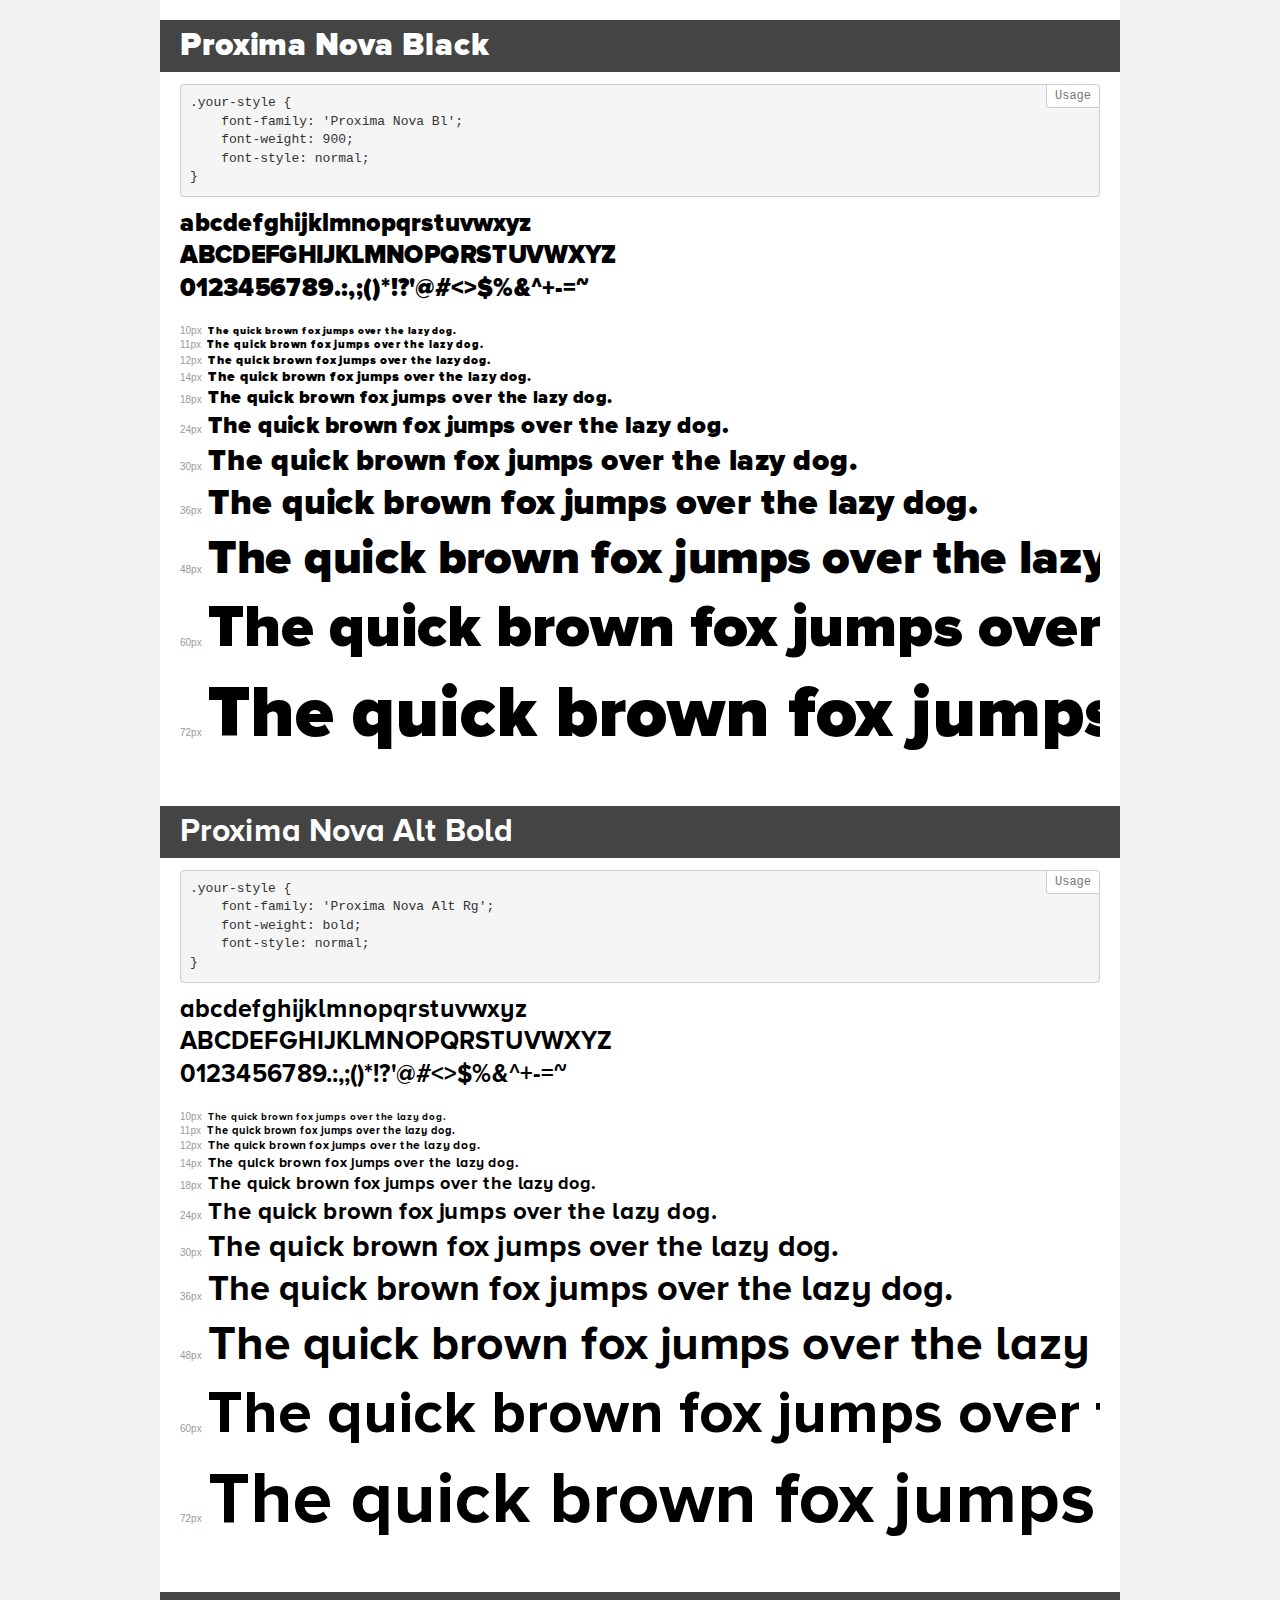
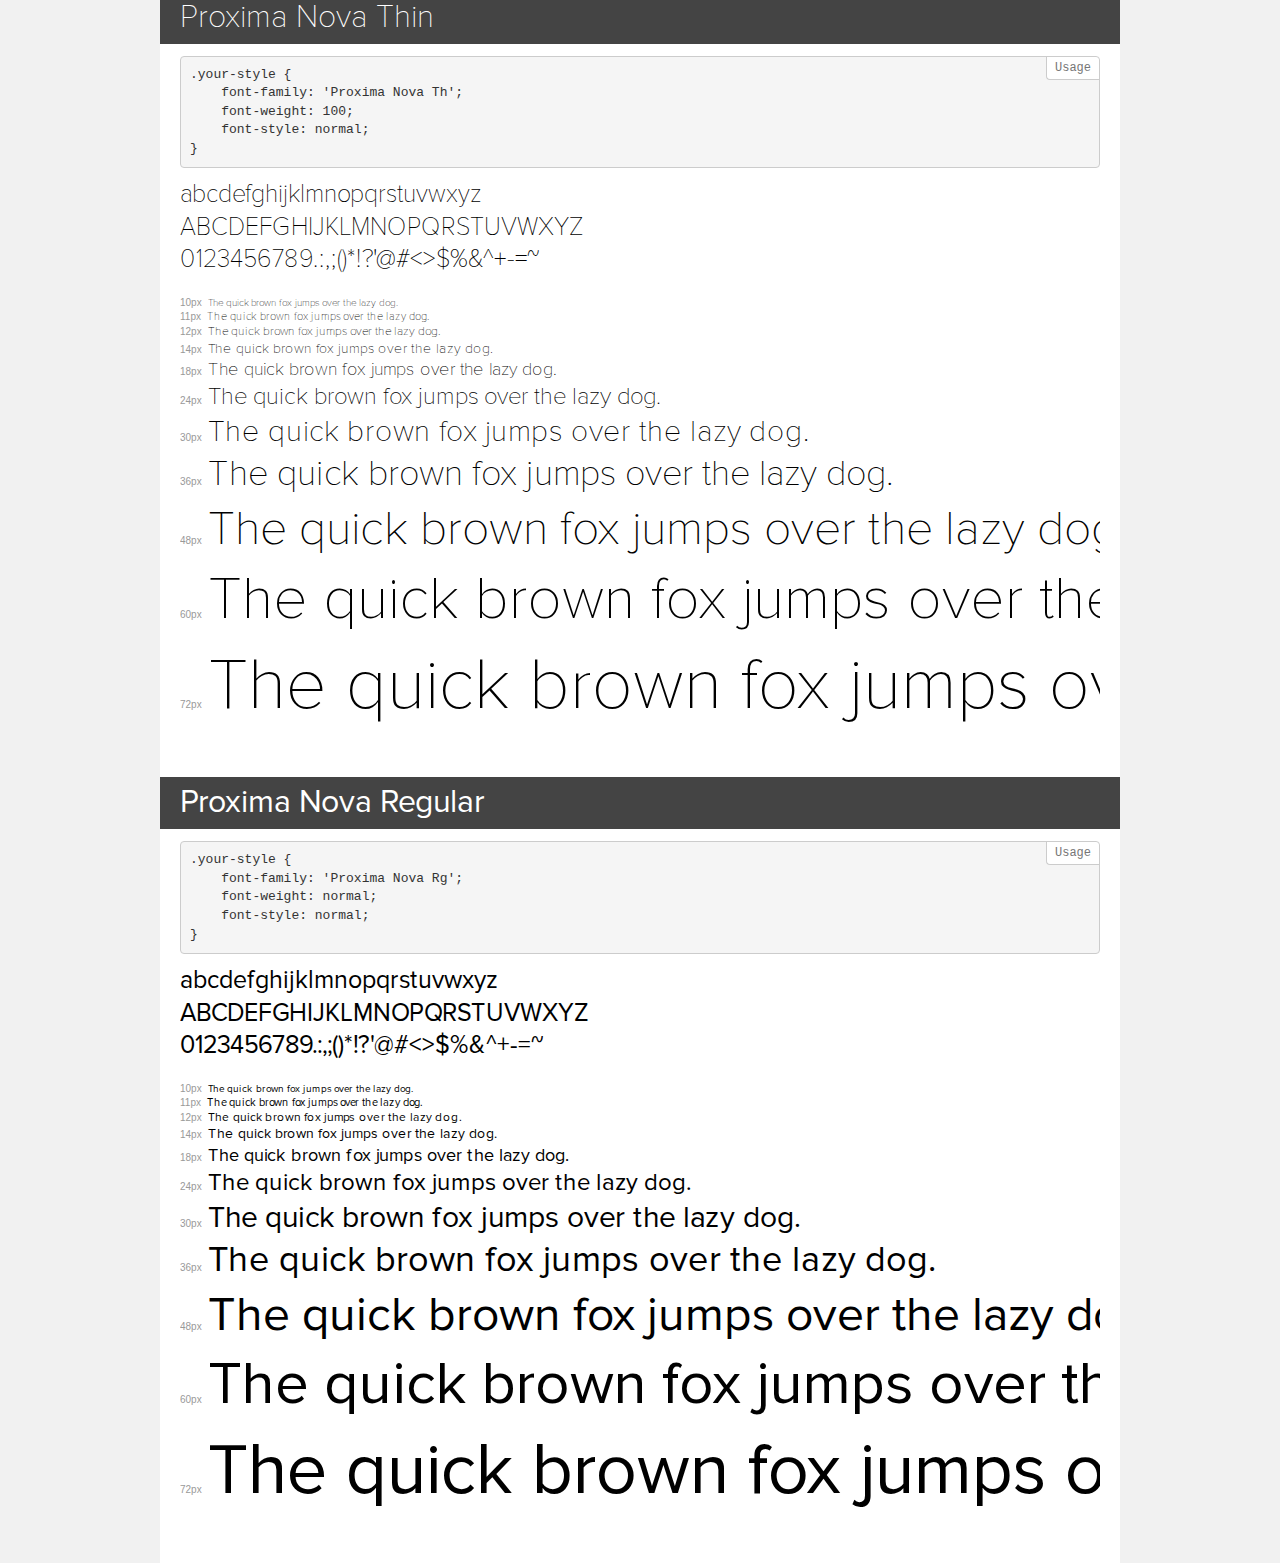
<file: _assets/fonts/proxima/demo.html>
<!DOCTYPE html>
<html>
<head>
    <meta charset="utf-8">
    <meta http-equiv="X-UA-Compatible" content="IE=edge">
    <meta name="viewport" content="width=device-width, initial-scale=1">
    <meta name="robots" content="noindex, noarchive">
    <meta name="format-detection" content="telephone=no">
    <title>Transfonter demo</title>
    <link href="stylesheet.css" rel="stylesheet">
    <style>
        /*
        http://meyerweb.com/eric/tools/css/reset/
        v2.0 | 20110126
        License: none (public domain)
        */
        html, body, div, span, applet, object, iframe,
        h1, h2, h3, h4, h5, h6, p, blockquote, pre,
        a, abbr, acronym, address, big, cite, code,
        del, dfn, em, img, ins, kbd, q, s, samp,
        small, strike, strong, sub, sup, tt, var,
        b, u, i, center,
        dl, dt, dd, ol, ul, li,
        fieldset, form, label, legend,
        table, caption, tbody, tfoot, thead, tr, th, td,
        article, aside, canvas, details, embed,
        figure, figcaption, footer, header, hgroup,
        menu, nav, output, ruby, section, summary,
        time, mark, audio, video {
            margin: 0;
            padding: 0;
            border: 0;
            font-size: 100%;
            font: inherit;
            vertical-align: baseline;
        }
        /* HTML5 display-role reset for older browsers */
        article, aside, details, figcaption, figure,
        footer, header, hgroup, menu, nav, section {
            display: block;
        }
        body {
            line-height: 1;
        }
        ol, ul {
            list-style: none;
        }
        blockquote, q {
            quotes: none;
        }
        blockquote:before, blockquote:after,
        q:before, q:after {
            content: '';
            content: none;
        }
        table {
            border-collapse: collapse;
            border-spacing: 0;
        }
        /* common styles */
        body {
            background: #f1f1f1;
            color: #000;
        }
        .page {
            background: #fff;
            width: 920px;
            margin: 0 auto;
            padding: 20px 20px 0 20px;
            overflow: hidden;
        }
        .font-container {
            overflow-x: auto;
            overflow-y: hidden;
            margin-bottom: 40px;
            line-height: 1.3;
            white-space: nowrap;
            padding-bottom: 5px;
        }
        h1 {
            position: relative;
            background: #444;
            font-size: 32px;
            color: #fff;
            padding: 10px 20px;
            margin: 0 -20px 12px -20px;
        }
        .letters {
            font-size: 25px;
            margin-bottom: 20px;
        }
        .s10:before {
            content: '10px';
        }
        .s11:before {
            content: '11px';
        }
        .s12:before {
            content: '12px';
        }
        .s14:before {
            content: '14px';
        }
        .s18:before {
            content: '18px';
        }
        .s24:before {
            content: '24px';
        }
        .s30:before {
            content: '30px';
        }
        .s36:before {
            content: '36px';
        }
        .s48:before {
            content: '48px';
        }
        .s60:before {
            content: '60px';
        }
        .s72:before {
            content: '72px';
        }
        .s10:before, .s11:before, .s12:before, .s14:before,
        .s18:before, .s24:before, .s30:before, .s36:before,
        .s48:before, .s60:before, .s72:before {
            font-family: Arial, sans-serif;
            font-size: 10px;
            font-weight: normal;
            font-style: normal;
            color: #999;
            padding-right: 6px;
        }
        pre {
            display: block;
            position: relative;
            padding: 9px;
            margin: 0 0 10px;
            font-family: Monaco, Menlo, Consolas, "Courier New", monospace !important;
            font-size: 13px;
            line-height: 1.428571429;
            color: #333;
            font-weight: normal !important;
            font-style: normal !important;
            background-color: #f5f5f5;
            border: 1px solid #ccc;
            overflow-x: auto;
            border-radius: 4px;
        }
        pre:after {
            display: block;
            position: absolute;
            right: 0;
            top: 0;
            content: 'Usage';
            line-height: 1;
            padding: 5px 8px;
            font-size: 12px;
            color: #767676;
            background-color: #fff;
            border: 1px solid #ccc;
            border-right: none;
            border-top: none;
            border-radius: 0 4px 0 4px;
            z-index: 10;
        }
        /* responsive */
        @media (max-width: 959px) {
            .page {
                width: auto;
                margin: 0;
            }
        }
    </style>
</head>
<body>
<div class="page">
    <div class="demo" style="font-family: 'Proxima Nova Bl'; font-weight: 900; font-style: normal;">
        <h1>Proxima Nova Black</h1>
        <pre>.your-style {
    font-family: 'Proxima Nova Bl';
    font-weight: 900;
    font-style: normal;
}</pre>
        <div class="font-container">
            <p class="letters">
                abcdefghijklmnopqrstuvwxyz<br>
ABCDEFGHIJKLMNOPQRSTUVWXYZ<br>
                0123456789.:,;()*!?'@#<>$%&^+-=~
            </p>
            <p class="s10" style="font-size: 10px;">The quick brown fox jumps over the lazy dog.</p>
            <p class="s11" style="font-size: 11px;">The quick brown fox jumps over the lazy dog.</p>
            <p class="s12" style="font-size: 12px;">The quick brown fox jumps over the lazy dog.</p>
            <p class="s14" style="font-size: 14px;">The quick brown fox jumps over the lazy dog.</p>
            <p class="s18" style="font-size: 18px;">The quick brown fox jumps over the lazy dog.</p>
            <p class="s24" style="font-size: 24px;">The quick brown fox jumps over the lazy dog.</p>
            <p class="s30" style="font-size: 30px;">The quick brown fox jumps over the lazy dog.</p>
            <p class="s36" style="font-size: 36px;">The quick brown fox jumps over the lazy dog.</p>
            <p class="s48" style="font-size: 48px;">The quick brown fox jumps over the lazy dog.</p>
            <p class="s60" style="font-size: 60px;">The quick brown fox jumps over the lazy dog.</p>
            <p class="s72" style="font-size: 72px;">The quick brown fox jumps over the lazy dog.</p>
        </div>
    </div>
    <div class="demo" style="font-family: 'Proxima Nova Alt Rg'; font-weight: bold; font-style: normal;">
        <h1>Proxima Nova Alt Bold</h1>
        <pre>.your-style {
    font-family: 'Proxima Nova Alt Rg';
    font-weight: bold;
    font-style: normal;
}</pre>
        <div class="font-container">
            <p class="letters">
                abcdefghijklmnopqrstuvwxyz<br>
ABCDEFGHIJKLMNOPQRSTUVWXYZ<br>
                0123456789.:,;()*!?'@#<>$%&^+-=~
            </p>
            <p class="s10" style="font-size: 10px;">The quick brown fox jumps over the lazy dog.</p>
            <p class="s11" style="font-size: 11px;">The quick brown fox jumps over the lazy dog.</p>
            <p class="s12" style="font-size: 12px;">The quick brown fox jumps over the lazy dog.</p>
            <p class="s14" style="font-size: 14px;">The quick brown fox jumps over the lazy dog.</p>
            <p class="s18" style="font-size: 18px;">The quick brown fox jumps over the lazy dog.</p>
            <p class="s24" style="font-size: 24px;">The quick brown fox jumps over the lazy dog.</p>
            <p class="s30" style="font-size: 30px;">The quick brown fox jumps over the lazy dog.</p>
            <p class="s36" style="font-size: 36px;">The quick brown fox jumps over the lazy dog.</p>
            <p class="s48" style="font-size: 48px;">The quick brown fox jumps over the lazy dog.</p>
            <p class="s60" style="font-size: 60px;">The quick brown fox jumps over the lazy dog.</p>
            <p class="s72" style="font-size: 72px;">The quick brown fox jumps over the lazy dog.</p>
        </div>
    </div>
    <div class="demo" style="font-family: 'Proxima Nova Th'; font-weight: 100; font-style: normal;">
        <h1>Proxima Nova Thin</h1>
        <pre>.your-style {
    font-family: 'Proxima Nova Th';
    font-weight: 100;
    font-style: normal;
}</pre>
        <div class="font-container">
            <p class="letters">
                abcdefghijklmnopqrstuvwxyz<br>
ABCDEFGHIJKLMNOPQRSTUVWXYZ<br>
                0123456789.:,;()*!?'@#<>$%&^+-=~
            </p>
            <p class="s10" style="font-size: 10px;">The quick brown fox jumps over the lazy dog.</p>
            <p class="s11" style="font-size: 11px;">The quick brown fox jumps over the lazy dog.</p>
            <p class="s12" style="font-size: 12px;">The quick brown fox jumps over the lazy dog.</p>
            <p class="s14" style="font-size: 14px;">The quick brown fox jumps over the lazy dog.</p>
            <p class="s18" style="font-size: 18px;">The quick brown fox jumps over the lazy dog.</p>
            <p class="s24" style="font-size: 24px;">The quick brown fox jumps over the lazy dog.</p>
            <p class="s30" style="font-size: 30px;">The quick brown fox jumps over the lazy dog.</p>
            <p class="s36" style="font-size: 36px;">The quick brown fox jumps over the lazy dog.</p>
            <p class="s48" style="font-size: 48px;">The quick brown fox jumps over the lazy dog.</p>
            <p class="s60" style="font-size: 60px;">The quick brown fox jumps over the lazy dog.</p>
            <p class="s72" style="font-size: 72px;">The quick brown fox jumps over the lazy dog.</p>
        </div>
    </div>
    <div class="demo" style="font-family: 'Proxima Nova Rg'; font-weight: normal; font-style: normal;">
        <h1>Proxima Nova Regular</h1>
        <pre>.your-style {
    font-family: 'Proxima Nova Rg';
    font-weight: normal;
    font-style: normal;
}</pre>
        <div class="font-container">
            <p class="letters">
                abcdefghijklmnopqrstuvwxyz<br>
ABCDEFGHIJKLMNOPQRSTUVWXYZ<br>
                0123456789.:,;()*!?'@#<>$%&^+-=~
            </p>
            <p class="s10" style="font-size: 10px;">The quick brown fox jumps over the lazy dog.</p>
            <p class="s11" style="font-size: 11px;">The quick brown fox jumps over the lazy dog.</p>
            <p class="s12" style="font-size: 12px;">The quick brown fox jumps over the lazy dog.</p>
            <p class="s14" style="font-size: 14px;">The quick brown fox jumps over the lazy dog.</p>
            <p class="s18" style="font-size: 18px;">The quick brown fox jumps over the lazy dog.</p>
            <p class="s24" style="font-size: 24px;">The quick brown fox jumps over the lazy dog.</p>
            <p class="s30" style="font-size: 30px;">The quick brown fox jumps over the lazy dog.</p>
            <p class="s36" style="font-size: 36px;">The quick brown fox jumps over the lazy dog.</p>
            <p class="s48" style="font-size: 48px;">The quick brown fox jumps over the lazy dog.</p>
            <p class="s60" style="font-size: 60px;">The quick brown fox jumps over the lazy dog.</p>
            <p class="s72" style="font-size: 72px;">The quick brown fox jumps over the lazy dog.</p>
        </div>
    </div>
</div>
</body>
</html>
</file>
<file: _assets/fonts/proxima/stylesheet.css>
@font-face {
    font-family: 'Proxima Nova Bl';
    src: url('ProximaNova-Black.eot');
    src: url('ProximaNova-Black.eot?#iefix') format('embedded-opentype'),
        url('ProximaNova-Black.woff2') format('woff2'),
        url('ProximaNova-Black.woff') format('woff'),
        url('ProximaNova-Black.ttf') format('truetype');
    font-weight: 900;
    font-style: normal;
}

@font-face {
    font-family: 'Proxima Nova Alt Rg';
    src: url('ProximaNovaA-Bold.eot');
    src: url('ProximaNovaA-Bold.eot?#iefix') format('embedded-opentype'),
        url('ProximaNovaA-Bold.woff2') format('woff2'),
        url('ProximaNovaA-Bold.woff') format('woff'),
        url('ProximaNovaA-Bold.ttf') format('truetype');
    font-weight: bold;
    font-style: normal;
}

@font-face {
    font-family: 'Proxima Nova Th';
    src: url('ProximaNovaT-Thin.eot');
    src: url('ProximaNovaT-Thin.eot?#iefix') format('embedded-opentype'),
        url('ProximaNovaT-Thin.woff2') format('woff2'),
        url('ProximaNovaT-Thin.woff') format('woff'),
        url('ProximaNovaT-Thin.ttf') format('truetype');
    font-weight: 100;
    font-style: normal;
}

@font-face {
    font-family: 'Proxima Nova Rg';
    src: url('ProximaNova-Regular.eot');
    src: url('ProximaNova-Regular.eot?#iefix') format('embedded-opentype'),
        url('ProximaNova-Regular.woff2') format('woff2'),
        url('ProximaNova-Regular.woff') format('woff'),
        url('ProximaNova-Regular.ttf') format('truetype');
    font-weight: normal;
    font-style: normal;
}
</file>
